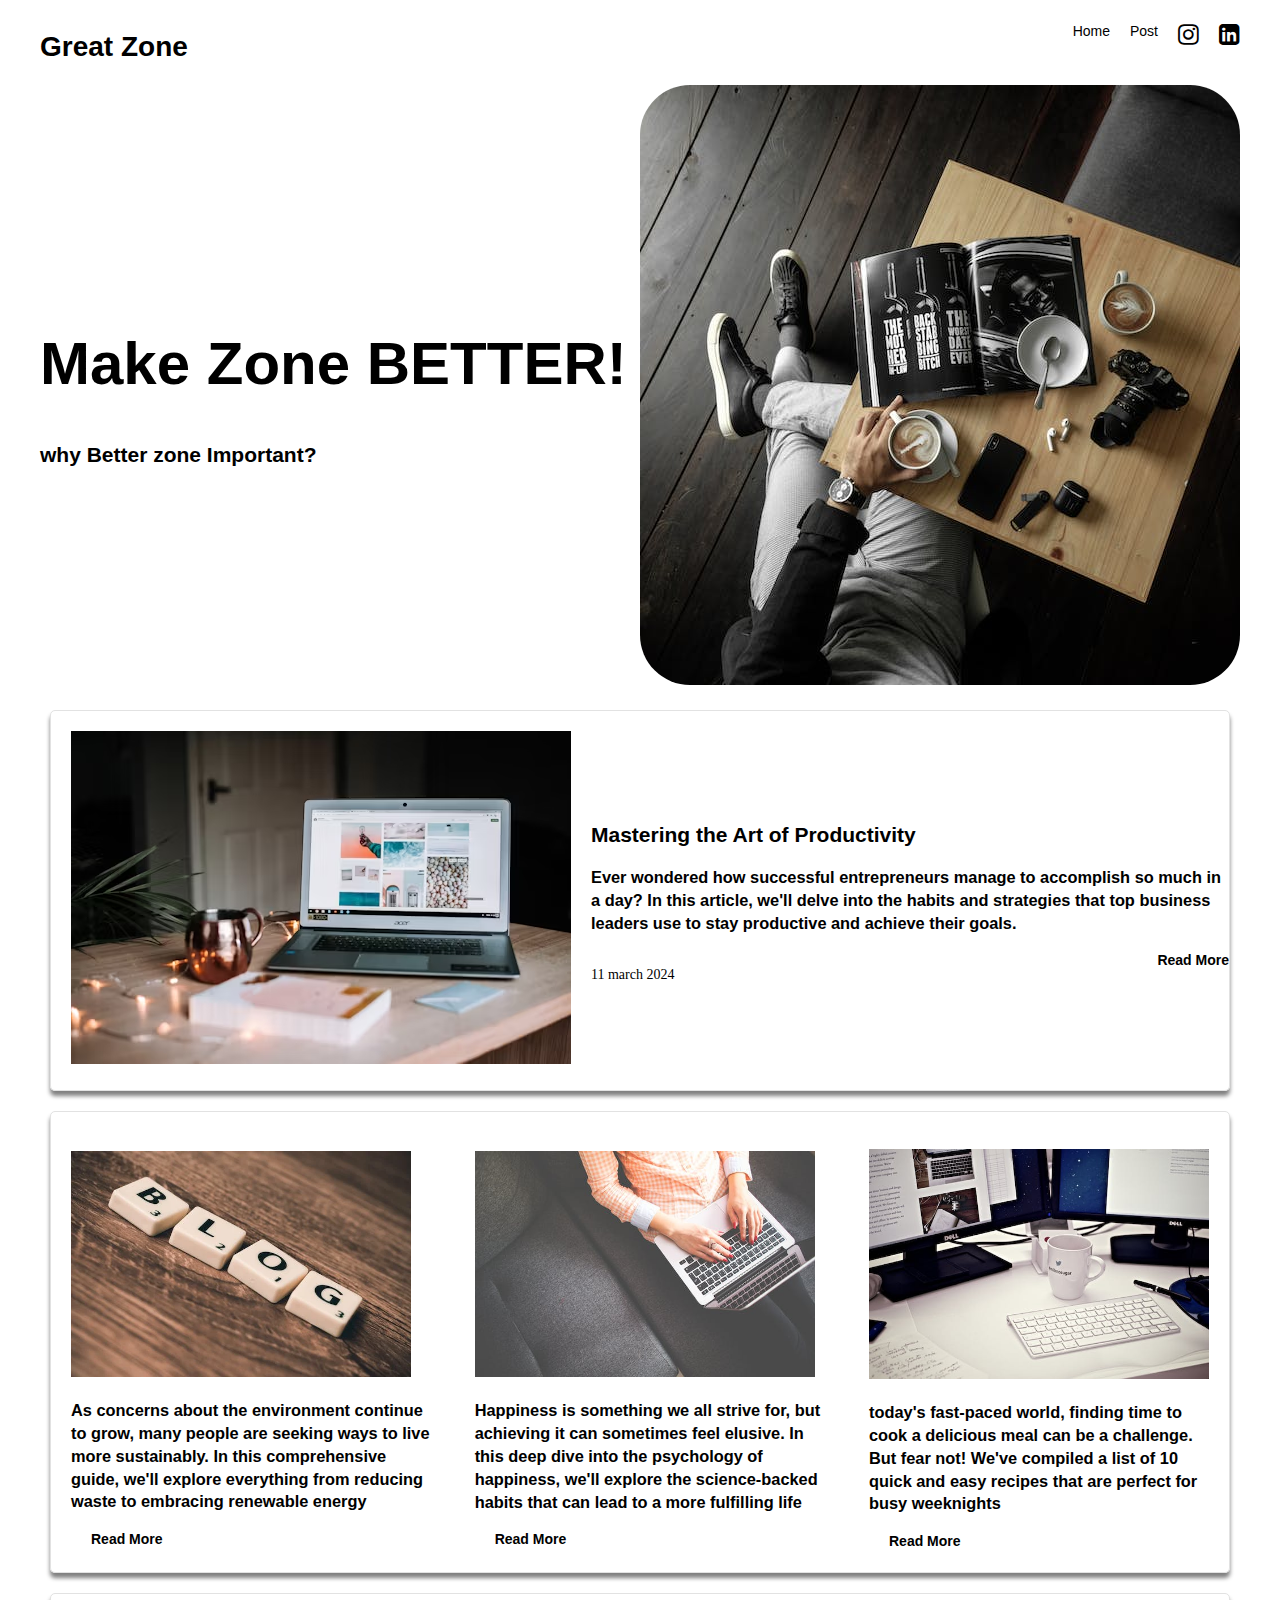
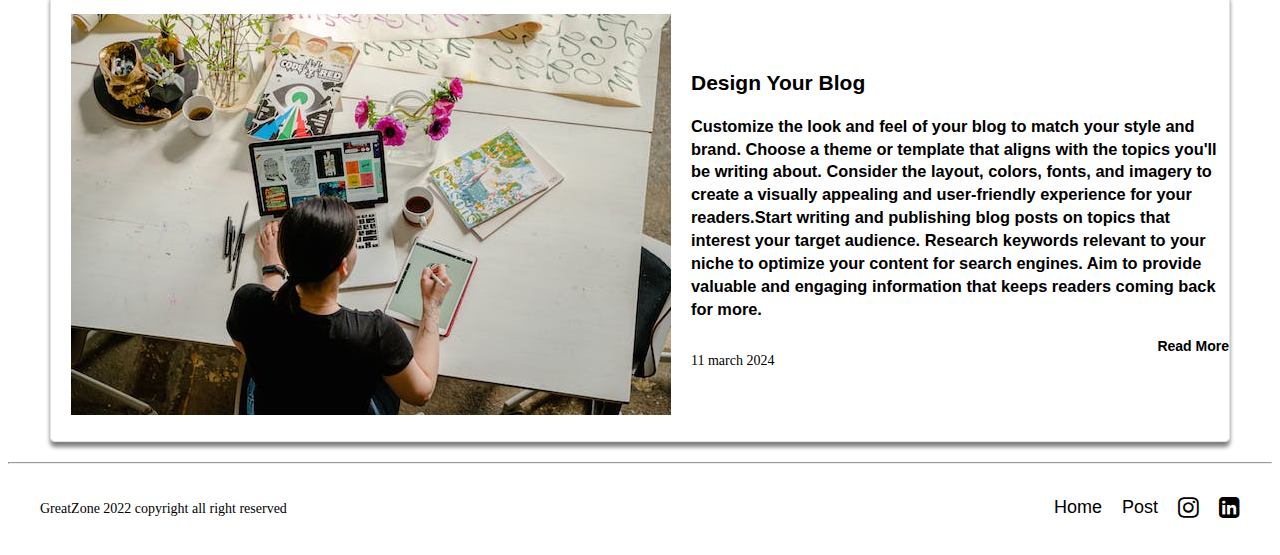
<file: index.html>
<!DOCTYPE html>
<html lang="en">
<head>
    <meta charset="UTF-8">
    <meta name="viewport" content="width=device-width, initial-scale=1.0">
    <title>Home Page weblog website</title>
    <link rel="stylesheet" href="style.css">
    <meta name="viewport" content="width=device-width, initial-scale=1">
    <link src="https://cdnjs.cloudflare.com/ajax/libs/font-awesome/6.5.1/css/all.min.css">
    <link rel="stylesheet" href="https://cdnjs.cloudflare.com/ajax/libs/font-awesome/4.7.0/css/font-awesome.min.css">
</head>
<body>
    <header>
        <nav>
            <h1>Great Zone</h1>
            <ul>
                <a href="index.html">Home</a>
                
                <li>Post</li>
                <li>
                    <i class="fa fa-instagram" style="font-size:24px"></i> 
                </li>
                <li><i class="fa fa-linkedin-square" style="font-size:24px"></i>
                </li>
                
            </ul>
        </nav>
    </header>
    <main>
        <section id="hero">
            <div class="hero_content">
                <h1>Make Zone BETTER!</h1>
                <h2>why Better zone Important?</h2>
            </div>
            <div class="hero_img">
                <img src="img6.jpeg" alt="">
            </div>
        </section>
        <div class="h_card">
            <div class="card_content">
                <img src="img3.avif" alt="laptop">
                
            </div>
            <div class="status">
                <h2>Mastering the Art of Productivity</h2>
                <h3>Ever wondered how successful entrepreneurs manage to accomplish so much in a day? In this article, we'll delve into the habits and strategies that top business leaders use to stay productive and achieve their goals.</h3>
                    <div class="status_button">
                <p>11 march 2024</p>
                <a href="post.html"><button class="read_btn">Read More</button></a>            </div> 
            </div>
        </div>

        <div class="card_container">
            <div class="card_wrappedr">
                <div class="v_card">
                    <div class="card_content">
                        <h2></h2>
                        <div class="status">
                            
                        </div>
                        <div>
                            <img src="img8.webp">
                        </div>
                        <h3>
                            As concerns about the environment continue to grow, many people are seeking ways to live more sustainably. In this comprehensive guide, we'll explore everything from reducing waste to embracing renewable energy                        </h3>
                        <a href="post.html"><button class="read_btn">Read More</button></a>
                    </div>
                </div>
            </div>

            <div class="card_wrappedr">
                <div class="v_card">
                    <div class="card_content">
                        <h2></h2>
                        <div class="status">
                            
                        </div>
                        <div>
                            <img src="img9.jpeg">
                        </div>
                        <h3>
                            Happiness is something we all strive for, but achieving it can sometimes feel elusive. In this deep dive into the psychology of happiness, we'll explore the science-backed habits that can lead to a more fulfilling life
                        </h3>
                        <a href="post.html"><button class="read_btn">Read More</button></a>
                    </div>
                </div>
            </div>

            <div class="card_wrappedr">
                <div class="v_card">
                    <div class="card_content">
                        <h2></h2>
                        <div class="status">
                            
                        </div>
                        <div>
                            <img src="img10.jpg">
                        </div>
                        <h3>
                            today's fast-paced world, finding time to cook a delicious meal can be a challenge. But fear not! We've compiled a list of 10 quick and easy recipes that are perfect for busy weeknights
                        </h3>
                        <a href="post.html"><button class="read_btn">Read More</button></a>                    </div>
                </div>
            </div>
        </div>

        <div class="h_card">
            <div class="card_content">
                <img src="img7.jpeg" alt="laptop">
                
            </div>
            <div class="status">
                <h2>Design Your Blog</h2>
                <h3>Customize the look and feel of your blog to match your style and brand. Choose a theme or template that aligns with the topics you'll be writing about. Consider the layout, colors, fonts, and imagery to create a visually appealing and user-friendly experience for your readers.Start writing and publishing blog posts on topics that interest your target audience. Research keywords relevant to your niche to optimize your content for search engines. Aim to provide valuable and engaging information that keeps readers coming back for more.</h3>
                    <div class="status_button">
                <p>11 march 2024</p>
                <a href="post.html"><button class="read_btn">Read More</button></a>            </div> 
            </div>
        </div>
    </main>
    <hr>

    <footer>
        <p>GreatZone 2022 copyright all right reserved</p>
        <ul>
            <li>Home</li>
            <li>Post</li>
            <li>
                <i class="fa fa-instagram" style="font-size:24px"></i> 
            </li>
            <li><i class="fa fa-linkedin-square" style="font-size:24px"></i>
            </li>
            
        </ul>
    
    </footer>

    
</body>
</html>
</file>
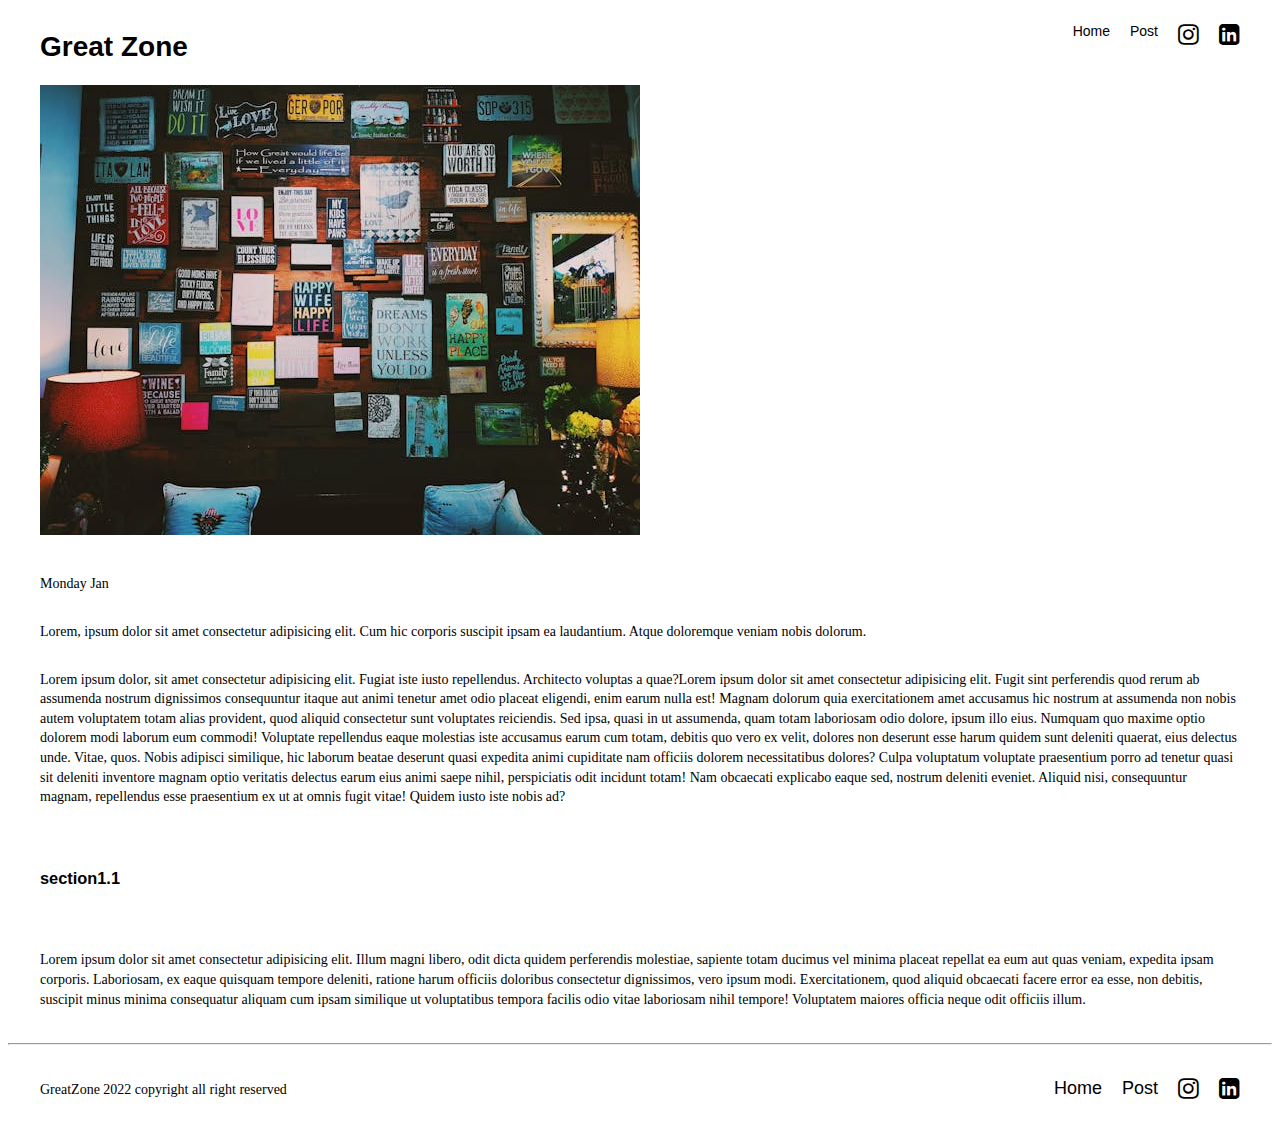
<file: post.html>
<!DOCTYPE html>
<html lang="en">
<head>
    <meta charset="UTF-8">
    <meta name="viewport" content="width=device-width, initial-scale=1.0">
    <title>PostPage weblog website</title>
    <link rel="stylesheet" href="style.css">
    <meta name="viewport" content="width=device-width, initial-scale=1">
    <link src="https://cdnjs.cloudflare.com/ajax/libs/font-awesome/6.5.1/css/all.min.css">
    <link rel="stylesheet" href="https://cdnjs.cloudflare.com/ajax/libs/font-awesome/4.7.0/css/font-awesome.min.css">
</head>
<body>
    <header>
        <nav>
            <h1>Great Zone</h1>
            <ul>
                <a href="index.html"><li>Home</li></a>

                <li>Post</li>
                <li>
                    <i class="fa fa-instagram" style="font-size:24px"></i> 
                </li>
                <li><i class="fa fa-linkedin-square" style="font-size:24px"></i>
                </li>
                
            </ul>
        </nav>
    </header>
    <main class="post">
        <section>
            <div class="banner_img">
                <img src="img11.jpeg" alt="">
            </div>
            <h1></h1>
            <div class="about-author">
                <p>Monday Jan</p>
            </div>
        </section>
        <p>Lorem, ipsum dolor sit amet consectetur adipisicing elit. Cum hic corporis suscipit ipsam ea laudantium. Atque doloremque veniam nobis dolorum.</p>
        <article>
            <p>Lorem ipsum dolor, sit amet consectetur adipisicing elit. Fugiat iste iusto repellendus. Architecto voluptas a quae?Lorem ipsum dolor sit amet consectetur adipisicing elit. Fugit sint perferendis quod rerum ab assumenda nostrum dignissimos consequuntur itaque aut animi tenetur amet odio placeat eligendi, enim earum nulla est! Magnam dolorum quia exercitationem amet accusamus hic nostrum at assumenda non nobis autem voluptatem totam alias provident, quod aliquid consectetur sunt voluptates reiciendis. Sed ipsa, quasi in ut assumenda, quam totam laboriosam odio dolore, ipsum illo eius. Numquam quo maxime optio dolorem modi laborum eum commodi! Voluptate repellendus eaque molestias iste accusamus earum cum totam, debitis quo vero ex velit, dolores non deserunt esse harum quidem sunt deleniti quaerat, eius delectus unde. Vitae, quos. Nobis adipisci similique, hic laborum beatae deserunt quasi expedita animi cupiditate nam officiis dolorem necessitatibus dolores? Culpa voluptatum voluptate praesentium porro ad tenetur quasi sit deleniti inventore magnam optio veritatis delectus earum eius animi saepe nihil, perspiciatis odit incidunt totam! Nam obcaecati explicabo eaque sed, nostrum deleniti eveniet. Aliquid nisi, consequuntur magnam, repellendus esse praesentium ex ut at omnis fugit vitae! Quidem iusto iste nobis ad?</p>
            <h3>section1.1</h3>
            <p>Lorem ipsum dolor sit amet consectetur adipisicing elit. Illum magni libero, odit dicta quidem perferendis molestiae, sapiente totam ducimus vel minima placeat repellat ea eum aut quas veniam, expedita ipsam corporis. Laboriosam, ex eaque quisquam tempore deleniti, ratione harum officiis doloribus consectetur dignissimos, vero ipsum modi. Exercitationem, quod aliquid obcaecati facere error ea esse, non debitis, suscipit minus minima consequatur aliquam cum ipsam similique ut voluptatibus tempora facilis odio vitae laboriosam nihil tempore! Voluptatem maiores officia neque odit officiis illum.</p>
        </article>
        
    </main>
    <hr>
    <footer>
        <p>GreatZone 2022 copyright all right reserved</p>
        <ul>
            <li>Home</li>
            <li>Post</li>
            <li>
                <i class="fa fa-instagram" style="font-size:24px"></i> 
            </li>
            <li><i class="fa fa-linkedin-square" style="font-size:24px"></i>
            </li>
            
        </ul>
    
    </footer>

    
</body>
</html>
</file>
<file: style.css>
html{
    font-size: 62.5%;
}
html,body{
    font-family: "Inter", sans-serif;
    font-weight: 300;
    line-height: 1.4;
    scroll-behavior: smooth;
}
body{
    font-size: 1.4rem;
}
ul{
    list-style: none;
}
header{
    position: sticky;
    top: 0;
    background: #fff;
}
nav{
    padding: 1 rem;
    max-width: 1200px;
    margin: 0 auto;
    display: flex;
    justify-content: space-between;
}
nav ul{
    display: flex;
    gap: 2rem;
}
nav ul li{
    font-size: 1.8 rem;
}
nav ul li:hover{
    border-bottom:rgb(235, 235, 138) solid;

}
nav i{
    font-size: 2.5rem;
}
/* Hero Section */

#hero{
    display: flex;
    justify-content: space-between;
    align-items: center;
}
main{
    max-width: 1200px;
    margin: 0 auto;
}
.hero_content h1{
    font-size: 6rem;
    line-height: 1.2;
}
hero_content h4{
    font-size:2.5rem;
    font-weight:300;
}
.hero_img img{
    border-radius: 5rem;

}
/* long card_section */
.h_card{
    display: flex;
    margin: 2rem 1rem;
    box-shadow: 0px 5px 4px grey;
    align-items: center;
    border: 1px solid #e2e2e2;
    border-radius: 0.5rem;
    overflow: hidden;
}
.card_content{
    padding: 2rem;
}
.status_button{
    justify-content: space-between;
    display: flex;
    font-family: sans-serif;
}
.read_btn{
    all: unset;
    font-weight: 600;
    border-bottom: 1px solid transparent;
    padding-left: 2rem;
}
.read_btn hover{
    border-bottom:1px solid #ccc ;
}
/* v-card */
.card_container{
    display: flex; 
    margin: 2rem 1rem;
    box-shadow: 0px 5px  4px grey;
    align-items: center;
    border: 1px solid #e2e2e2;
    border-radius: 0.5rem;
    overflow: hidden;
}
.card_container img{
    width: 340px;
}
footer{
    display: flex;
    gap: 2rem;
    justify-content: space-between;
    align-items: center;
    padding: 1rem;
    max-width: 1200px;
    margin: 0 auto;
}
footer ul{
    display: flex;
    gap :2rem;
}
footer ul li{
    font-size: 1.8rem;
}
/* post page */
.banner_image{
    width: 100%;
}
.post h1{
    font-size: 3rem;
}
.post h2{
    margin: 3rem 0;
}
.about-author{
    display: flex;
    gap: 1rem;
    align-items: center;
}
article{
    display: flex;
    flex-direction: column;
    gap:3rem;
    margin-bottom: 2rem;
}
a{
    text-decoration: none;
    color: black;
}
p{
    font-family:cursive ;
}
</file>
